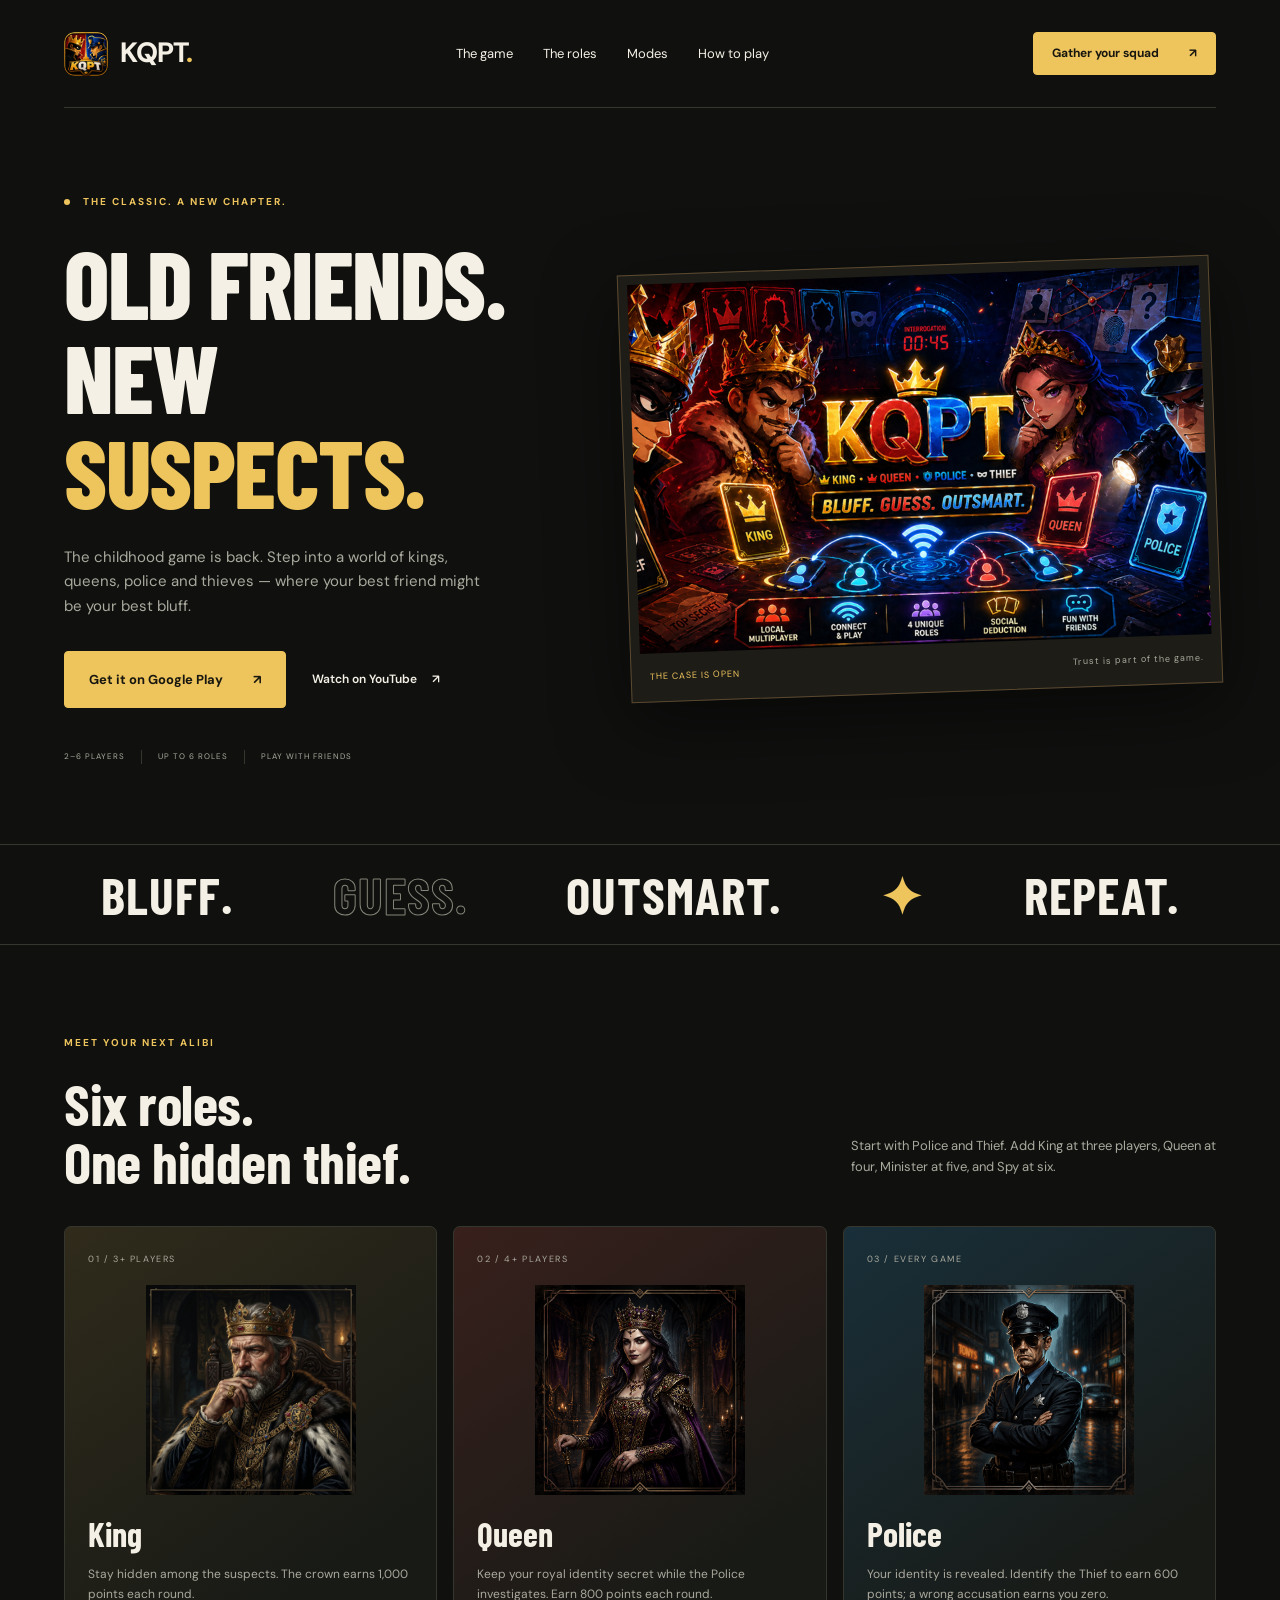
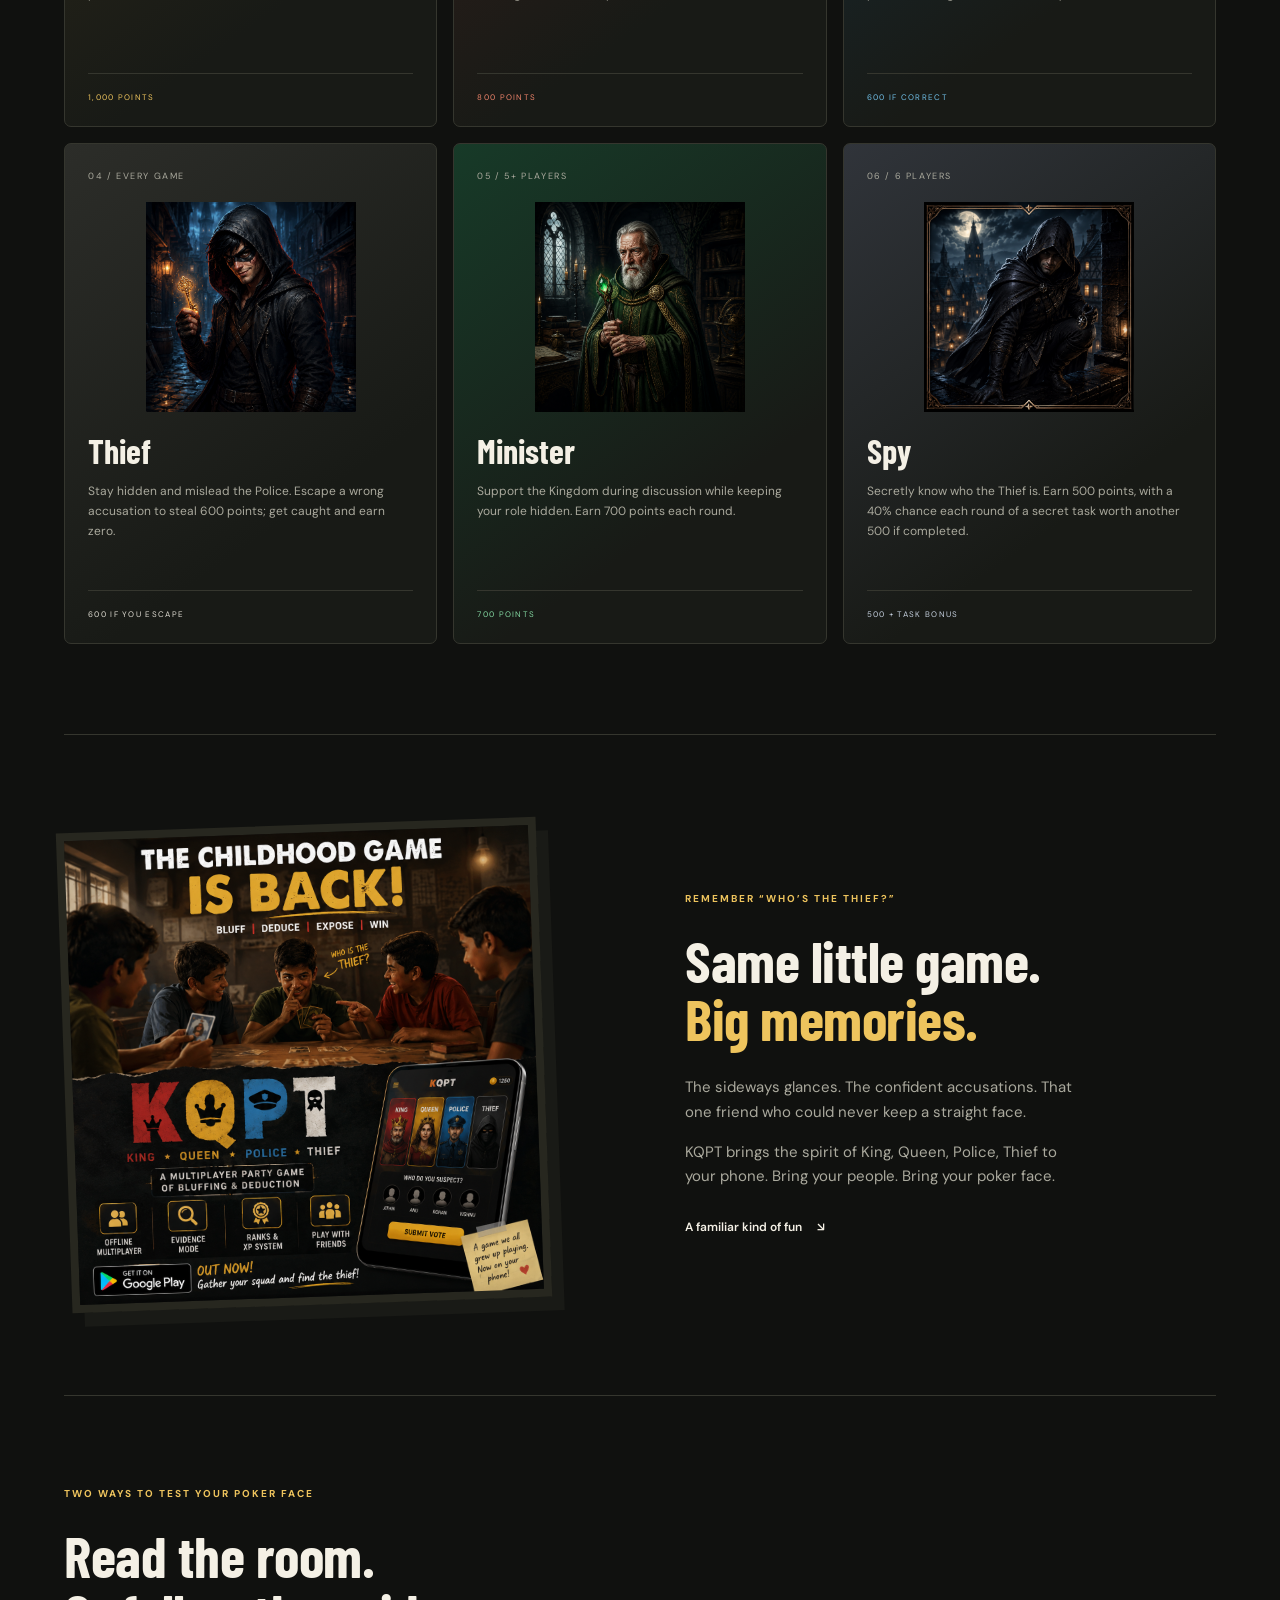
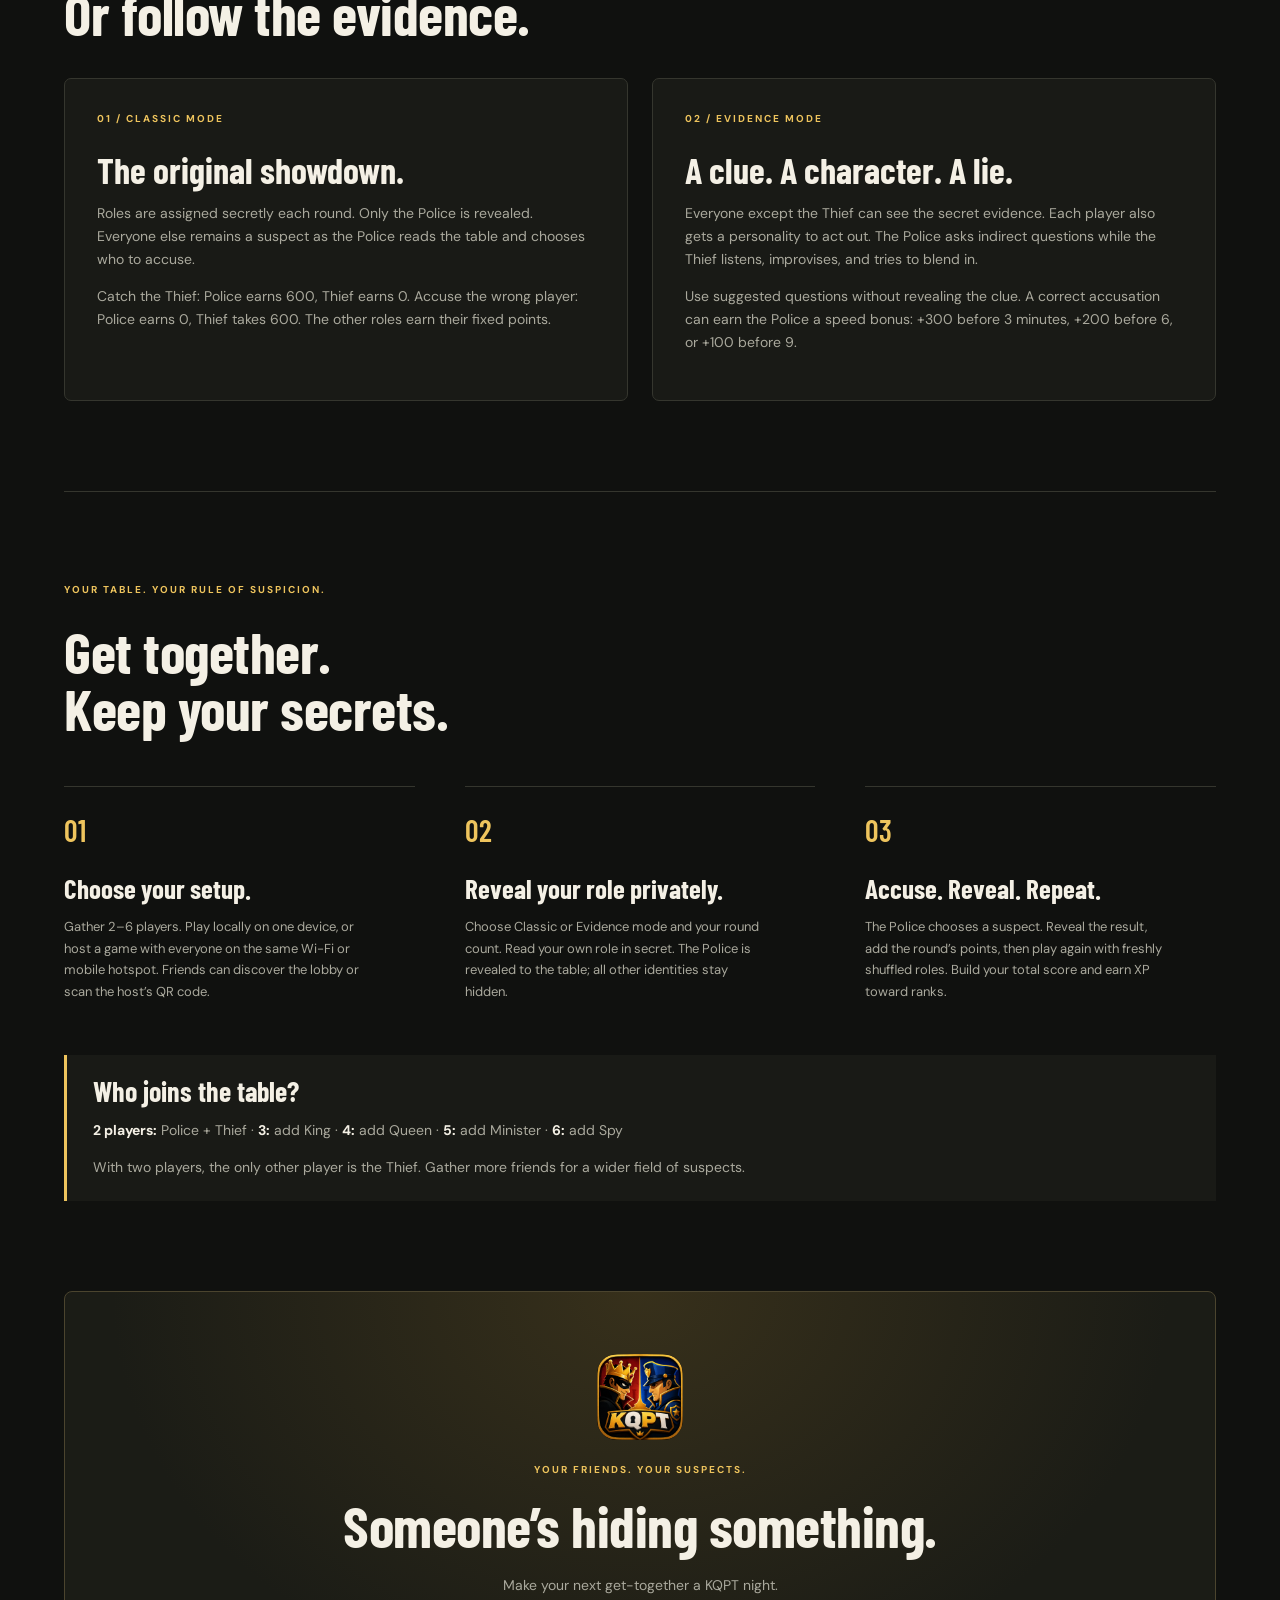
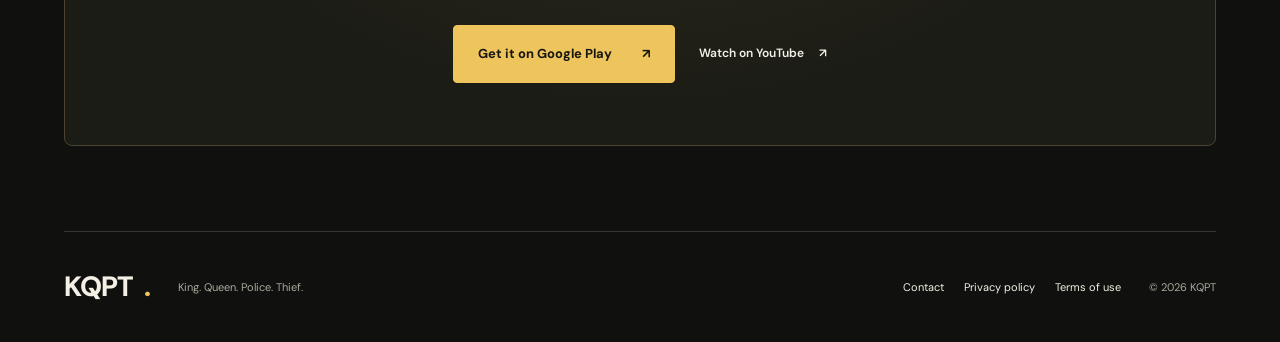
<file: index.html>
<!doctype html>
<html lang="en">
<head>
  <meta name="google-site-verification" content="HpOWNdwE4p4jerndo70sILSDsoLZ8DJiXO6uCKgwa6A" />
  <meta charset="utf-8"><meta name="viewport" content="width=device-width, initial-scale=1">
  <title>KQPT — Bluff. Guess. Outsmart.</title>
  <meta name="description" content="King. Queen. Police. Thief. Rediscover the childhood game of bluffing and deduction with KQPT, a multiplayer party game to play with friends.">
  <meta name="theme-color" content="#10110f">
  <meta property="og:title" content="KQPT — The childhood game is back."><meta property="og:description" content="2–6 players. Six roles. One hidden thief. Who do you trust?"><meta property="og:image" content="assets/feature.png">
  <link rel="icon" href="assets/icon.png"><link rel="stylesheet" href="styles.css">
</head>
<body>
  <a class="skip" href="#main">Skip to content</a>
  <header class="header wrap"><a class="brand" href="./" aria-label="KQPT home"><img src="assets/icon.png" width="44" height="44" alt=""><span>KQPT<span class="brand-dot">.</span></span></a><nav aria-label="Main navigation"><a href="#game">The game</a><a href="#roles">The roles</a><a href="#modes">Modes</a><a href="#how">How to play</a></nav><a class="button small" href="#play">Gather your squad <span aria-hidden="true">↗</span></a></header>
  <main id="main">
    <section class="hero wrap" id="game">
      <div class="hero-copy"><p class="eyebrow"><span class="dot"></span> THE CLASSIC. A NEW CHAPTER.</p><h1>Old friends.<br>New <em>suspects.</em></h1><p class="intro">The childhood game is back. Step into a world of kings, queens, police and thieves — where your best friend might be your best bluff.</p><div class="actions"><a class="button" href="https://play.google.com/store/apps/details?id=com.visualmagixshop.kqpt" target="_blank" rel="noopener noreferrer">Get it on Google Play <span aria-hidden="true">↗</span></a><a class="text-link" href="https://youtu.be/TIDhH4QR_mY?si=2I1gsU1jQlgtkDnL" target="_blank" rel="noopener noreferrer">Watch on YouTube <span aria-hidden="true">↗</span></a></div><div class="hero-notes"><span>2–6 PLAYERS</span><span>UP TO 6 ROLES</span><span>PLAY WITH FRIENDS</span></div></div>
      <div class="hero-art"><img src="assets/feature.png" alt="The King, Queen, Police and Thief face off in KQPT" width="1024" height="500" fetchpriority="high"><div class="art-caption"><span>THE CASE IS OPEN</span><span>Trust is part of the game.</span></div></div>
    </section>
    <div class="ticker" aria-label="Bluff, guess, outsmart"><span>BLUFF.</span><span class="outline">GUESS.</span><span>OUTSMART.</span><span class="star" aria-hidden="true">✦</span><span>REPEAT.</span></div>
    <section class="roles wrap section" id="roles"><div class="section-head"><div><p class="eyebrow">MEET YOUR NEXT ALIBI</p><h2>Six roles.<br>One hidden thief.</h2></div><p>Start with Police and Thief. Add King at three players, Queen at four, Minister at five, and Spy at six.</p></div><div class="role-grid">
<article class="role king"><span class="role-number">01 / 3+ PLAYERS</span><img class="role-portrait" src="assets/roles/king.png" alt="King character artwork from KQPT" loading="lazy"><h3>King</h3><p>Stay hidden among the suspects. The crown earns 1,000 points each round.</p><span class="role-tag">1,000 POINTS</span></article>
<article class="role queen"><span class="role-number">02 / 4+ PLAYERS</span><img class="role-portrait" src="assets/roles/queen.png" alt="Queen character artwork from KQPT" loading="lazy"><h3>Queen</h3><p>Keep your royal identity secret while the Police investigates. Earn 800 points each round.</p><span class="role-tag">800 POINTS</span></article>
<article class="role police"><span class="role-number">03 / EVERY GAME</span><img class="role-portrait" src="assets/roles/police.png" alt="Police character artwork from KQPT" loading="lazy"><h3>Police</h3><p>Your identity is revealed. Identify the Thief to earn 600 points; a wrong accusation earns you zero.</p><span class="role-tag">600 IF CORRECT</span></article>
<article class="role thief"><span class="role-number">04 / EVERY GAME</span><img class="role-portrait" src="assets/roles/thief.png" alt="Thief character artwork from KQPT" loading="lazy"><h3>Thief</h3><p>Stay hidden and mislead the Police. Escape a wrong accusation to steal 600 points; get caught and earn zero.</p><span class="role-tag">600 IF YOU ESCAPE</span></article>
<article class="role minister"><span class="role-number">05 / 5+ PLAYERS</span><img class="role-portrait" src="assets/roles/minister.png" alt="Minister character artwork from KQPT" loading="lazy"><h3>Minister</h3><p>Support the Kingdom during discussion while keeping your role hidden. Earn 700 points each round.</p><span class="role-tag">700 POINTS</span></article>
<article class="role spy"><span class="role-number">06 / 6 PLAYERS</span><img class="role-portrait" src="assets/roles/spy.png" alt="Spy character artwork from KQPT" loading="lazy"><h3>Spy</h3><p>Secretly know who the Thief is. Earn 500 points, with a 40% chance each round of a secret task worth another 500 if completed.</p><span class="role-tag">500 + TASK BONUS</span></article>
</div></section>
    <section class="nostalgia wrap section"><div class="poster"><img src="assets/childhood.png" width="1254" height="1254" alt="KQPT poster celebrating friends playing the childhood game, with a mobile game illustration" loading="lazy"></div><div class="nostalgia-copy"><p class="eyebrow">REMEMBER “WHO’S THE THIEF?”</p><h2>Same little game.<br><em>Big memories.</em></h2><p>The sideways glances. The confident accusations. That one friend who could never keep a straight face.</p><p>KQPT brings the spirit of King, Queen, Police, Thief to your phone. Bring your people. Bring your poker face.</p><a class="text-link" href="#how">A familiar kind of fun <span aria-hidden="true">↘</span></a></div></section>
    <section class="modes wrap section" id="modes"><div class="section-head"><div><p class="eyebrow">TWO WAYS TO TEST YOUR POKER FACE</p><h2>Read the room.<br>Or follow the evidence.</h2></div></div><div class="mode-grid"><article class="mode-card"><p class="eyebrow">01 / CLASSIC MODE</p><h3>The original showdown.</h3><p>Roles are assigned secretly each round. Only the Police is revealed. Everyone else remains a suspect as the Police reads the table and chooses who to accuse.</p><p>Catch the Thief: Police earns 600, Thief earns 0. Accuse the wrong player: Police earns 0, Thief takes 600. The other roles earn their fixed points.</p></article><article class="mode-card"><p class="eyebrow">02 / EVIDENCE MODE</p><h3>A clue. A character. A lie.</h3><p>Everyone except the Thief can see the secret evidence. Each player also gets a personality to act out. The Police asks indirect questions while the Thief listens, improvises, and tries to blend in.</p><p>Use suggested questions without revealing the clue. A correct accusation can earn the Police a speed bonus: +300 before 3 minutes, +200 before 6, or +100 before 9.</p></article></div></section>
    <section class="how wrap section" id="how"><div class="section-head"><div><p class="eyebrow">YOUR TABLE. YOUR RULE OF SUSPICION.</p><h2>Get together.<br>Keep your secrets.</h2></div></div><div class="steps"><article><span>01</span><h3>Choose your setup.</h3><p>Gather 2–6 players. Play locally on one device, or host a game with everyone on the same Wi-Fi or mobile hotspot. Friends can discover the lobby or scan the host’s QR code.</p></article><article><span>02</span><h3>Reveal your role privately.</h3><p>Choose Classic or Evidence mode and your round count. Read your own role in secret. The Police is revealed to the table; all other identities stay hidden.</p></article><article><span>03</span><h3>Accuse. Reveal. Repeat.</h3><p>The Police chooses a suspect. Reveal the result, add the round’s points, then play again with freshly shuffled roles. Build your total score and earn XP toward ranks.</p></article></div><div class="player-guide"><h3>Who joins the table?</h3><p><strong>2 players:</strong> Police + Thief · <strong>3:</strong> add King · <strong>4:</strong> add Queen · <strong>5:</strong> add Minister · <strong>6:</strong> add Spy</p><p>With two players, the only other player is the Thief. Gather more friends for a wider field of suspects.</p></div></section>
    <section class="play wrap" id="play"><img src="assets/icon.png" width="86" height="86" alt="KQPT app icon" loading="lazy"><p class="eyebrow">YOUR FRIENDS. YOUR SUSPECTS.</p><h2>Someone’s hiding something.</h2><p>Make your next get-together a KQPT night.</p><div class="download-actions"><a class="button" href="https://play.google.com/store/apps/details?id=com.visualmagixshop.kqpt" target="_blank" rel="noopener noreferrer">Get it on Google Play <span aria-hidden="true">↗</span></a><a class="text-link" href="https://youtu.be/TIDhH4QR_mY?si=2I1gsU1jQlgtkDnL" target="_blank" rel="noopener noreferrer">Watch on YouTube <span aria-hidden="true">↗</span></a></div></section>
  </main>
  <footer class="footer wrap"><a class="brand" href="./">KQPT<span class="brand-dot">.</span></a><p>King. Queen. Police. Thief.</p><nav aria-label="Legal and support"><a href="mailto:visualmagix10@gmail.com">Contact</a><a href="privacy.html">Privacy policy</a><a href="terms.html">Terms of use</a></nav><small>© 2026 KQPT</small></footer>
</body></html>
</file>
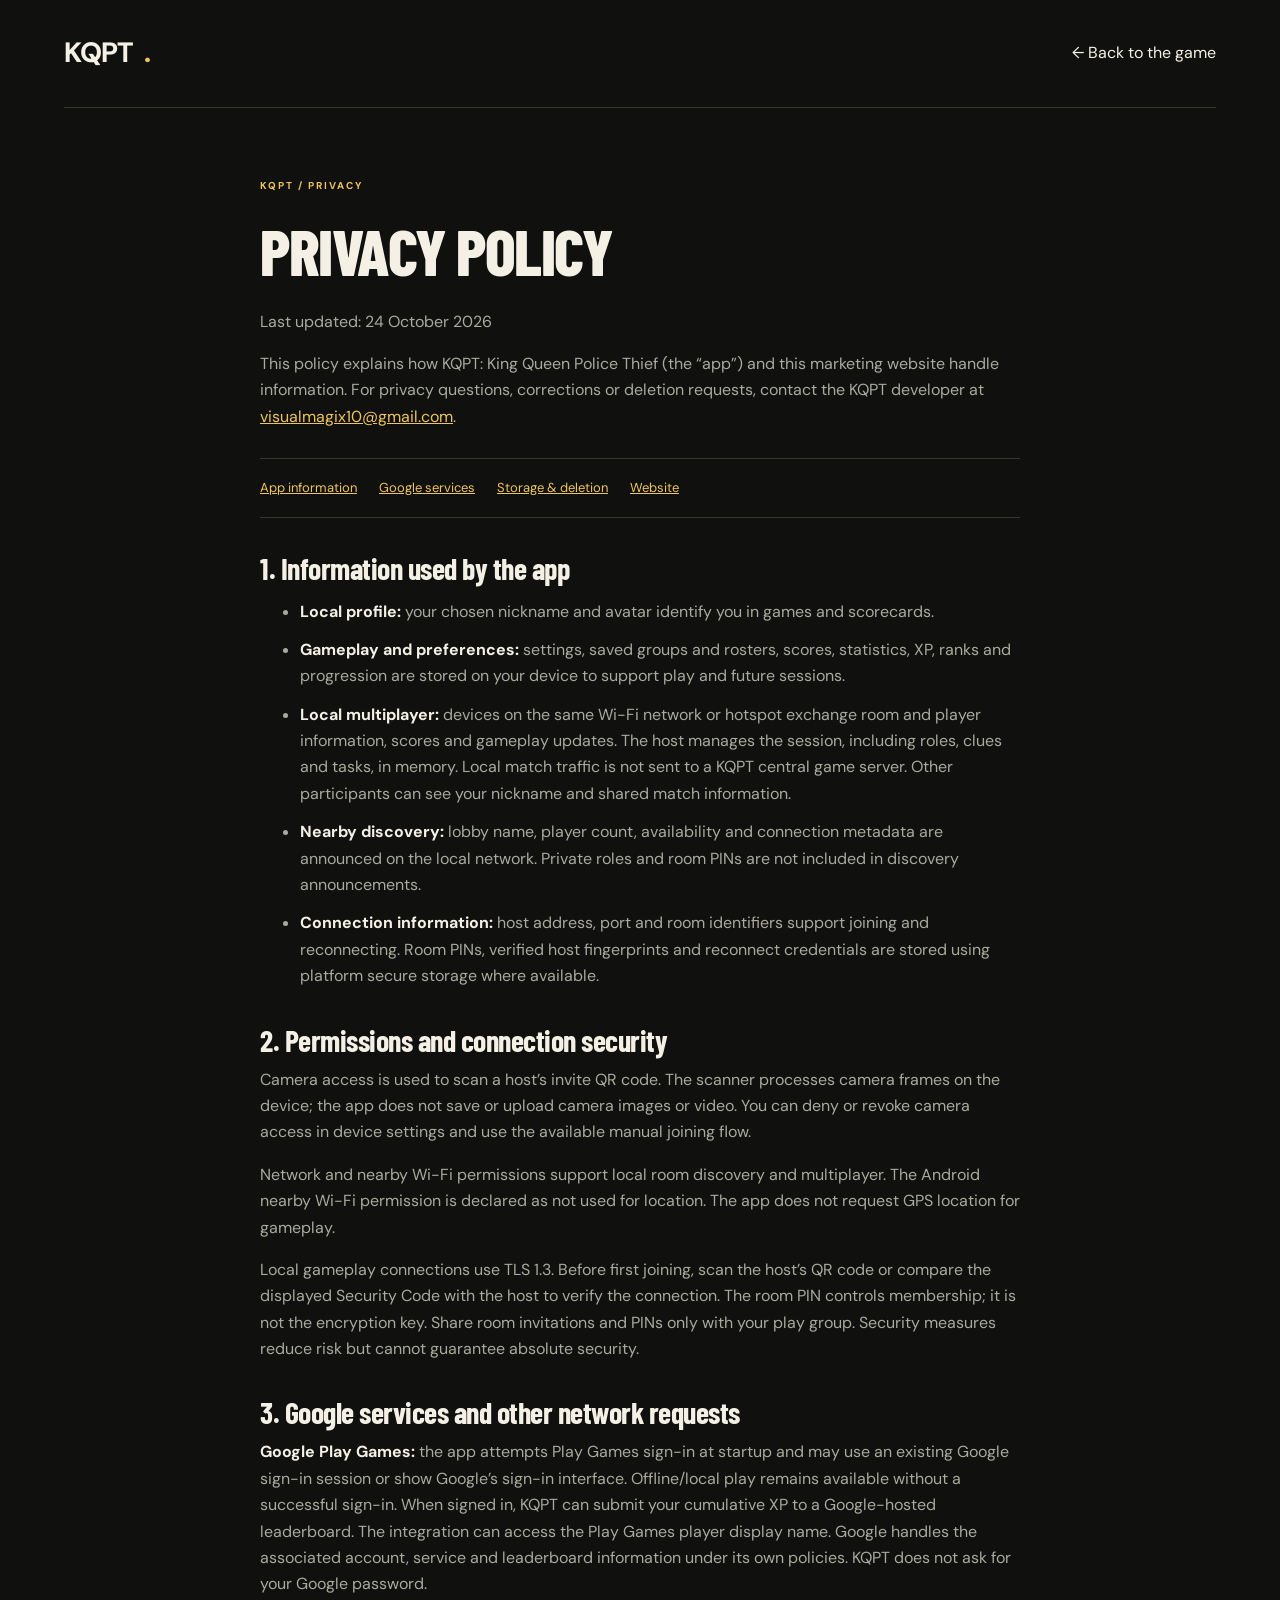
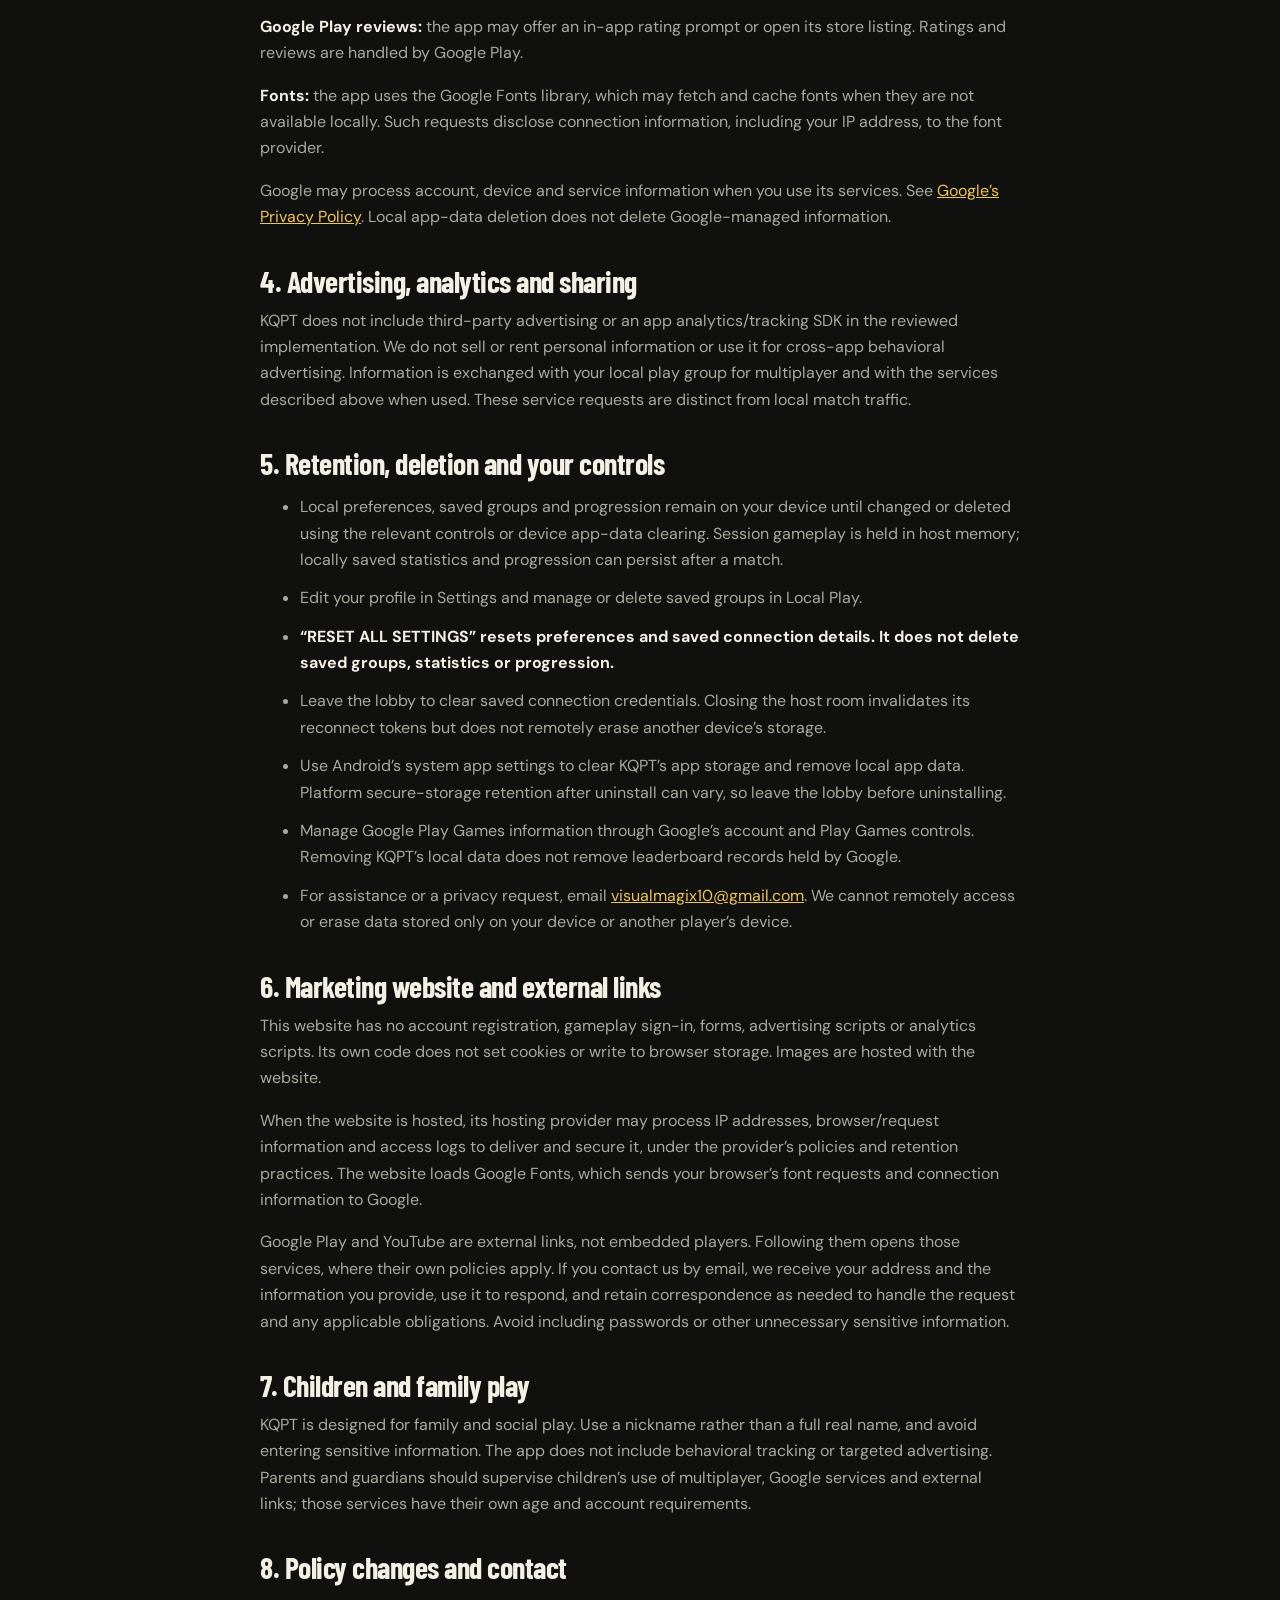
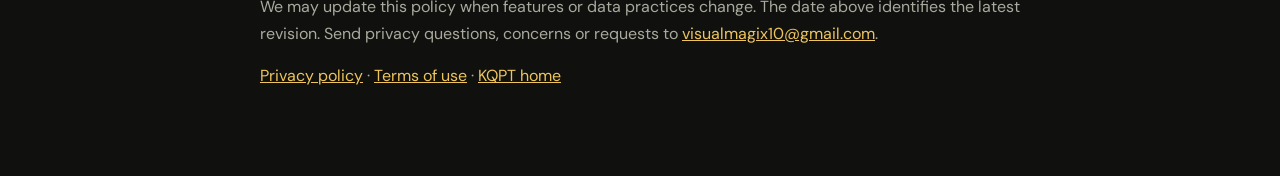
<file: privacy.html>
<!doctype html>
<html lang="en"><head><meta charset="utf-8"><meta name="viewport" content="width=device-width, initial-scale=1"><title>Privacy policy — KQPT</title><meta name="description" content="Privacy policy for the KQPT app and marketing website."><link rel="icon" href="assets/icon.png"><link rel="stylesheet" href="styles.css"></head>
<body><a class="skip" href="#main">Skip to content</a><header class="header wrap"><a class="brand" href="./">KQPT<span class="brand-dot">.</span></a><a href="./">← Back to the game</a></header>
<main id="main" class="legal wrap"><p class="eyebrow">KQPT / PRIVACY</p><h1>Privacy policy</h1><p>Last updated: 24 October 2026</p>
<p>This policy explains how KQPT: King Queen Police Thief (the “app”) and this marketing website handle information. For privacy questions, corrections or deletion requests, contact the KQPT developer at <a href="mailto:visualmagix10@gmail.com">visualmagix10@gmail.com</a>.</p>
<nav class="legal-index" aria-label="Privacy policy contents"><a href="#app-data">App information</a><a href="#google">Google services</a><a href="#deletion">Storage &amp; deletion</a><a href="#website">Website</a></nav>
<h2 id="app-data">1. Information used by the app</h2>
<ul><li><strong>Local profile:</strong> your chosen nickname and avatar identify you in games and scorecards.</li><li><strong>Gameplay and preferences:</strong> settings, saved groups and rosters, scores, statistics, XP, ranks and progression are stored on your device to support play and future sessions.</li><li><strong>Local multiplayer:</strong> devices on the same Wi-Fi network or hotspot exchange room and player information, scores and gameplay updates. The host manages the session, including roles, clues and tasks, in memory. Local match traffic is not sent to a KQPT central game server. Other participants can see your nickname and shared match information.</li><li><strong>Nearby discovery:</strong> lobby name, player count, availability and connection metadata are announced on the local network. Private roles and room PINs are not included in discovery announcements.</li><li><strong>Connection information:</strong> host address, port and room identifiers support joining and reconnecting. Room PINs, verified host fingerprints and reconnect credentials are stored using platform secure storage where available.</li></ul>
<h2>2. Permissions and connection security</h2>
<p>Camera access is used to scan a host’s invite QR code. The scanner processes camera frames on the device; the app does not save or upload camera images or video. You can deny or revoke camera access in device settings and use the available manual joining flow.</p>
<p>Network and nearby Wi-Fi permissions support local room discovery and multiplayer. The Android nearby Wi-Fi permission is declared as not used for location. The app does not request GPS location for gameplay.</p>
<p>Local gameplay connections use TLS 1.3. Before first joining, scan the host’s QR code or compare the displayed Security Code with the host to verify the connection. The room PIN controls membership; it is not the encryption key. Share room invitations and PINs only with your play group. Security measures reduce risk but cannot guarantee absolute security.</p>
<h2 id="google">3. Google services and other network requests</h2>
<p><strong>Google Play Games:</strong> the app attempts Play Games sign-in at startup and may use an existing Google sign-in session or show Google’s sign-in interface. Offline/local play remains available without a successful sign-in. When signed in, KQPT can submit your cumulative XP to a Google-hosted leaderboard. The integration can access the Play Games player display name. Google handles the associated account, service and leaderboard information under its own policies. KQPT does not ask for your Google password.</p>
<p><strong>Google Play reviews:</strong> the app may offer an in-app rating prompt or open its store listing. Ratings and reviews are handled by Google Play.</p>
<p><strong>Fonts:</strong> the app uses the Google Fonts library, which may fetch and cache fonts when they are not available locally. Such requests disclose connection information, including your IP address, to the font provider.</p>
<p>Google may process account, device and service information when you use its services. See <a href="https://policies.google.com/privacy" target="_blank" rel="noopener noreferrer">Google’s Privacy Policy</a>. Local app-data deletion does not delete Google-managed information.</p>
<h2>4. Advertising, analytics and sharing</h2>
<p>KQPT does not include third-party advertising or an app analytics/tracking SDK in the reviewed implementation. We do not sell or rent personal information or use it for cross-app behavioral advertising. Information is exchanged with your local play group for multiplayer and with the services described above when used. These service requests are distinct from local match traffic.</p>
<h2 id="deletion">5. Retention, deletion and your controls</h2>
<ul><li>Local preferences, saved groups and progression remain on your device until changed or deleted using the relevant controls or device app-data clearing. Session gameplay is held in host memory; locally saved statistics and progression can persist after a match.</li><li>Edit your profile in Settings and manage or delete saved groups in Local Play.</li><li><strong>“RESET ALL SETTINGS” resets preferences and saved connection details. It does not delete saved groups, statistics or progression.</strong></li><li>Leave the lobby to clear saved connection credentials. Closing the host room invalidates its reconnect tokens but does not remotely erase another device’s storage.</li><li>Use Android’s system app settings to clear KQPT’s app storage and remove local app data. Platform secure-storage retention after uninstall can vary, so leave the lobby before uninstalling.</li><li>Manage Google Play Games information through Google’s account and Play Games controls. Removing KQPT’s local data does not remove leaderboard records held by Google.</li><li>For assistance or a privacy request, email <a href="mailto:visualmagix10@gmail.com">visualmagix10@gmail.com</a>. We cannot remotely access or erase data stored only on your device or another player’s device.</li></ul>
<h2 id="website">6. Marketing website and external links</h2>
<p>This website has no account registration, gameplay sign-in, forms, advertising scripts or analytics scripts. Its own code does not set cookies or write to browser storage. Images are hosted with the website.</p>
<p>When the website is hosted, its hosting provider may process IP addresses, browser/request information and access logs to deliver and secure it, under the provider’s policies and retention practices. The website loads Google Fonts, which sends your browser’s font requests and connection information to Google.</p>
<p>Google Play and YouTube are external links, not embedded players. Following them opens those services, where their own policies apply. If you contact us by email, we receive your address and the information you provide, use it to respond, and retain correspondence as needed to handle the request and any applicable obligations. Avoid including passwords or other unnecessary sensitive information.</p>
<h2>7. Children and family play</h2>
<p>KQPT is designed for family and social play. Use a nickname rather than a full real name, and avoid entering sensitive information. The app does not include behavioral tracking or targeted advertising. Parents and guardians should supervise children’s use of multiplayer, Google services and external links; those services have their own age and account requirements.</p>
<h2>8. Policy changes and contact</h2>
<p>We may update this policy when features or data practices change. The date above identifies the latest revision. Send privacy questions, concerns or requests to <a href="mailto:visualmagix10@gmail.com">visualmagix10@gmail.com</a>.</p>
<p><a href="privacy.html">Privacy policy</a> · <a href="terms.html">Terms of use</a> · <a href="./">KQPT home</a></p></main></body></html>
</file>
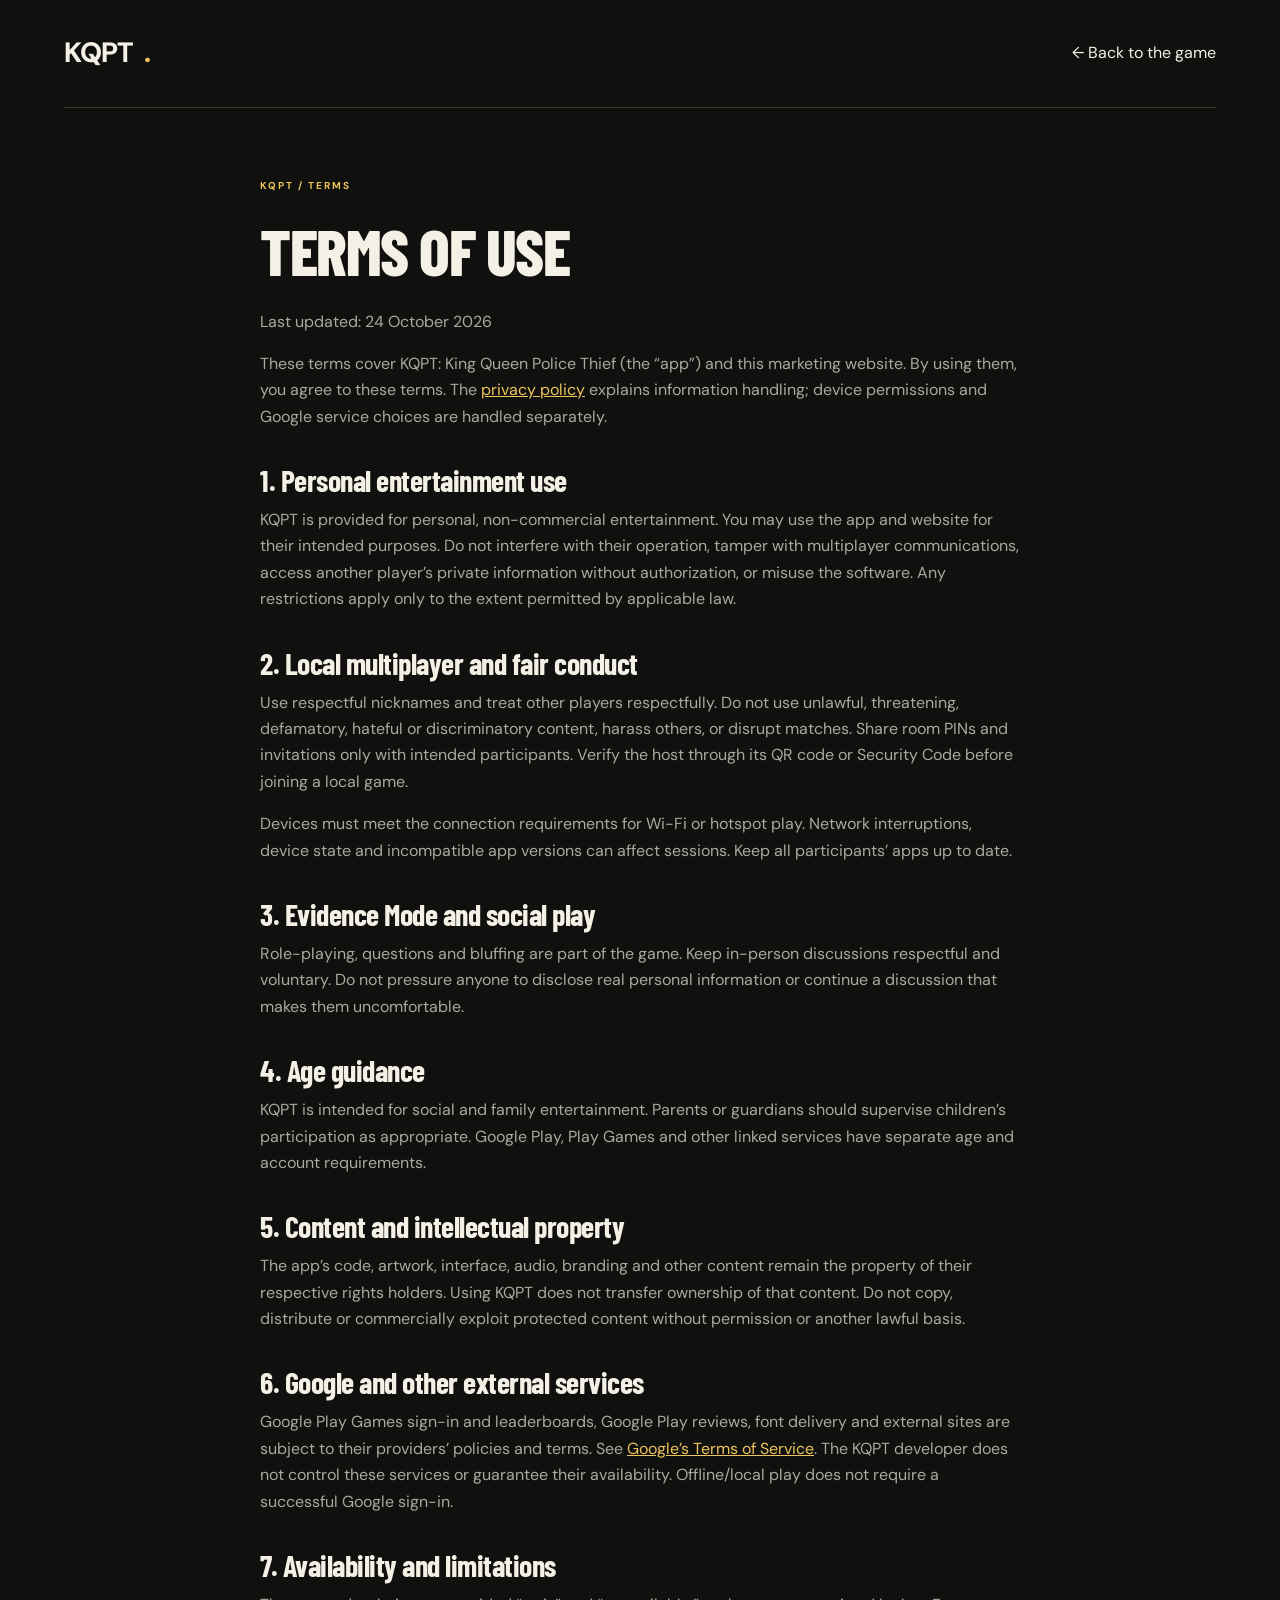
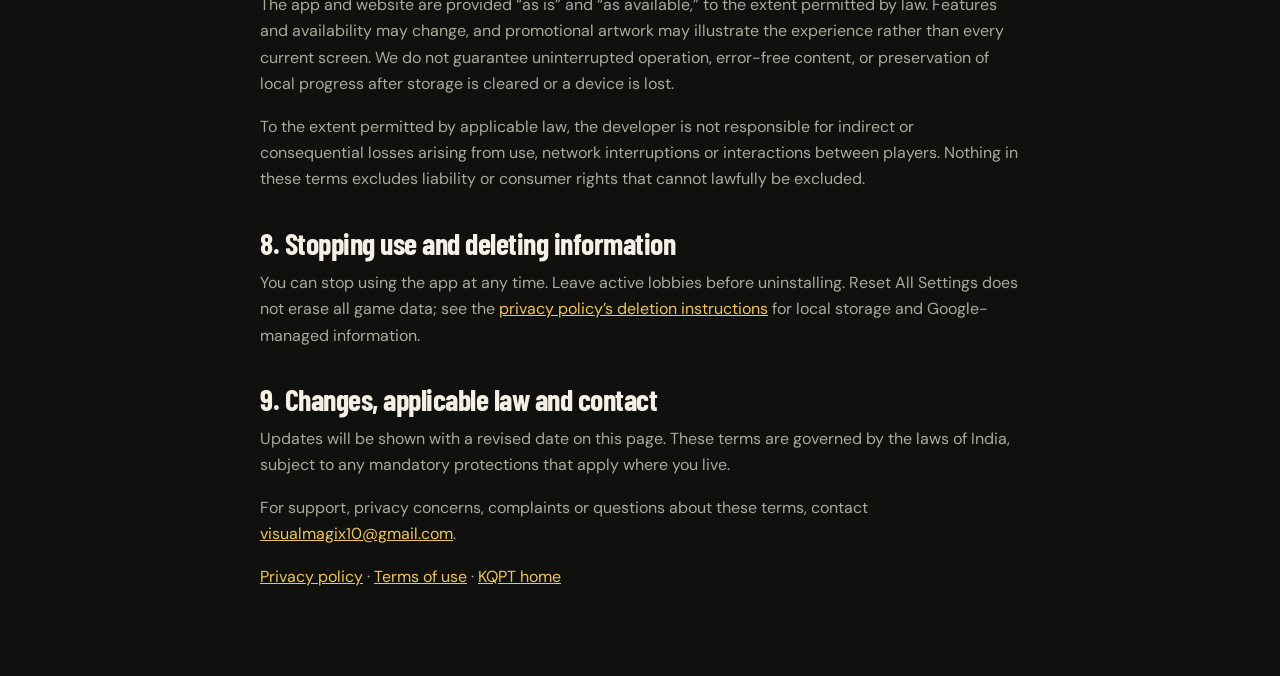
<file: terms.html>
<!doctype html>
<html lang="en"><head><meta charset="utf-8"><meta name="viewport" content="width=device-width, initial-scale=1"><title>Terms of use — KQPT</title><meta name="description" content="Terms of use for the KQPT app and marketing website."><link rel="icon" href="assets/icon.png"><link rel="stylesheet" href="styles.css"></head>
<body><a class="skip" href="#main">Skip to content</a><header class="header wrap"><a class="brand" href="./">KQPT<span class="brand-dot">.</span></a><a href="./">← Back to the game</a></header>
<main id="main" class="legal wrap"><p class="eyebrow">KQPT / TERMS</p><h1>Terms of use</h1><p>Last updated: 24 October 2026</p>
<p>These terms cover KQPT: King Queen Police Thief (the “app”) and this marketing website. By using them, you agree to these terms. The <a href="privacy.html">privacy policy</a> explains information handling; device permissions and Google service choices are handled separately.</p>
<h2>1. Personal entertainment use</h2>
<p>KQPT is provided for personal, non-commercial entertainment. You may use the app and website for their intended purposes. Do not interfere with their operation, tamper with multiplayer communications, access another player’s private information without authorization, or misuse the software. Any restrictions apply only to the extent permitted by applicable law.</p>
<h2>2. Local multiplayer and fair conduct</h2>
<p>Use respectful nicknames and treat other players respectfully. Do not use unlawful, threatening, defamatory, hateful or discriminatory content, harass others, or disrupt matches. Share room PINs and invitations only with intended participants. Verify the host through its QR code or Security Code before joining a local game.</p>
<p>Devices must meet the connection requirements for Wi-Fi or hotspot play. Network interruptions, device state and incompatible app versions can affect sessions. Keep all participants’ apps up to date.</p>
<h2>3. Evidence Mode and social play</h2>
<p>Role-playing, questions and bluffing are part of the game. Keep in-person discussions respectful and voluntary. Do not pressure anyone to disclose real personal information or continue a discussion that makes them uncomfortable.</p>
<h2>4. Age guidance</h2>
<p>KQPT is intended for social and family entertainment. Parents or guardians should supervise children’s participation as appropriate. Google Play, Play Games and other linked services have separate age and account requirements.</p>
<h2>5. Content and intellectual property</h2>
<p>The app’s code, artwork, interface, audio, branding and other content remain the property of their respective rights holders. Using KQPT does not transfer ownership of that content. Do not copy, distribute or commercially exploit protected content without permission or another lawful basis.</p>
<h2>6. Google and other external services</h2>
<p>Google Play Games sign-in and leaderboards, Google Play reviews, font delivery and external sites are subject to their providers’ policies and terms. See <a href="https://policies.google.com/terms" target="_blank" rel="noopener noreferrer">Google’s Terms of Service</a>. The KQPT developer does not control these services or guarantee their availability. Offline/local play does not require a successful Google sign-in.</p>
<h2>7. Availability and limitations</h2>
<p>The app and website are provided “as is” and “as available,” to the extent permitted by law. Features and availability may change, and promotional artwork may illustrate the experience rather than every current screen. We do not guarantee uninterrupted operation, error-free content, or preservation of local progress after storage is cleared or a device is lost.</p>
<p>To the extent permitted by applicable law, the developer is not responsible for indirect or consequential losses arising from use, network interruptions or interactions between players. Nothing in these terms excludes liability or consumer rights that cannot lawfully be excluded.</p>
<h2>8. Stopping use and deleting information</h2>
<p>You can stop using the app at any time. Leave active lobbies before uninstalling. Reset All Settings does not erase all game data; see the <a href="privacy.html#deletion">privacy policy’s deletion instructions</a> for local storage and Google-managed information.</p>
<h2>9. Changes, applicable law and contact</h2>
<p>Updates will be shown with a revised date on this page. These terms are governed by the laws of India, subject to any mandatory protections that apply where you live.</p>
<p>For support, privacy concerns, complaints or questions about these terms, contact <a href="mailto:visualmagix10@gmail.com">visualmagix10@gmail.com</a>.</p>
<p><a href="privacy.html">Privacy policy</a> · <a href="terms.html">Terms of use</a> · <a href="./">KQPT home</a></p></main></body></html>
</file>
<file: styles.css>
@import url('https://fonts.googleapis.com/css2?family=Barlow+Condensed:wght@600;700;800;900&family=DM+Sans:wght@400;500;600;700&display=swap');
:root{color-scheme:dark;--bg:#10110f;--panel:#191a16;--ink:#f4f0e5;--muted:#aaa99d;--gold:#eec45d;--line:#35362e}*{box-sizing:border-box}html{scroll-behavior:smooth;scroll-padding-top:30px}body{margin:0;background:var(--bg);color:var(--ink);font:16px/1.65 'DM Sans',sans-serif}a{color:inherit;text-decoration:none}a:focus-visible{outline:3px solid var(--gold);outline-offset:6px}img{max-width:100%;height:auto;display:block}.wrap{width:min(1240px,90%);margin-inline:auto}.header{height:108px;display:flex;align-items:center;justify-content:space-between;border-bottom:1px solid var(--line);gap:24px}.brand{display:flex;align-items:center;gap:12px;font-size:28px;font-weight:800;letter-spacing:-1px}.brand img{border-radius:11px}.brand-dot{color:var(--gold)}nav{display:flex;gap:30px;font-size:13px}nav a:hover,.text-link:hover{color:var(--gold)}.button{display:inline-flex;justify-content:center;align-items:center;gap:30px;padding:17px 24px;background:var(--gold);color:#17170f;font-size:13px;font-weight:700;border:1px solid var(--gold);border-radius:4px;transition:background .2s,transform .2s}.button:hover{background:#ffdc87;transform:translateY(-2px)}.button.small{padding:11px 18px;font-size:12px}.hero{padding-top:86px;padding-bottom:80px;display:grid;grid-template-columns:.95fr 1.1fr;align-items:center;gap:48px}.eyebrow{font-size:10px;font-weight:700;letter-spacing:2px;color:var(--gold);margin:0 0 24px}.dot{display:inline-block;width:6px;height:6px;background:var(--gold);border-radius:50%;margin-right:9px;vertical-align:middle}h1,h2,h3,p{margin-top:0}h1,h2,h3{line-height:1;font-family:'Barlow Condensed','Arial Narrow',Impact,sans-serif}h1{font-size:clamp(66px,7.4vw,108px);font-weight:800;text-transform:uppercase;letter-spacing:-1.5px;margin-bottom:26px}em{font-style:normal;color:var(--gold)}.intro{font-size:15px;max-width:430px;color:var(--muted)}.actions{display:flex;gap:26px;align-items:center;margin-top:32px}.text-link{font-size:12px;font-weight:600}.text-link span{margin-left:12px}.hero-notes{display:flex;gap:16px;font-size:8px;letter-spacing:1px;color:var(--muted);margin-top:42px;flex-wrap:wrap}.hero-notes span+span{border-left:1px solid var(--line);padding-left:16px}.hero-art{transform:rotate(-2deg);border:1px solid #5b4930;padding:9px;background:#1d1c17;box-shadow:0 20px 70px #0008}.hero-art img{aspect-ratio:1.55;object-fit:cover;object-position:center}.art-caption{display:flex;justify-content:space-between;gap:16px;padding:16px 9px 8px;font-size:9px;letter-spacing:1px;color:var(--muted)}.art-caption span:first-child{color:var(--gold)}.ticker{padding:24px 5%;border-block:1px solid var(--line);display:flex;justify-content:space-around;gap:25px;overflow:hidden;font:700 clamp(28px,4vw,58px)/1 'Barlow Condensed',Impact,sans-serif;letter-spacing:1px;white-space:nowrap}.outline{color:transparent;-webkit-text-stroke:1px #858579}.star{color:var(--gold)}.section{padding-block:90px}.section-head{display:flex;justify-content:space-between;align-items:end;margin-bottom:36px;gap:30px}.section-head p:not(.eyebrow){font-size:13px;color:var(--muted)}h2{font-size:clamp(42px,4.5vw,64px);font-weight:700;letter-spacing:-.5px;margin-bottom:0}.role-grid{display:grid;grid-template-columns:repeat(4,1fr);gap:16px}.role{border:1px solid var(--line);padding:25px 23px 22px;border-radius:7px;background:linear-gradient(145deg,#302b1b,#181a16 70%);transition:transform .2s,border-color .2s}.role:hover{transform:translateY(-6px);border-color:var(--gold)}.role-number{font-size:9px;letter-spacing:1.6px;color:var(--muted)}.role-symbol{display:block;font-size:70px;line-height:1.7;color:var(--gold)}h3{font-size:34px;margin-bottom:14px}.role p{font-size:12px;color:var(--muted);min-height:40px}.role-tag{font-size:8px;letter-spacing:1.3px;color:var(--gold);border-top:1px solid var(--line);display:block;padding-top:17px;margin-top:22px}.queen{background:linear-gradient(145deg,#38201c,#181a16 70%)}.queen .role-symbol,.queen .role-tag{color:#ef846b}.police{background:linear-gradient(145deg,#192f39,#181a16 70%)}.police .role-symbol,.police .role-tag{color:#70bfe7}.thief{background:linear-gradient(145deg,#2c2d29,#181a16 70%)}.thief .role-symbol,.thief .role-tag{color:#dedbd1}.nostalgia{display:grid;grid-template-columns:1fr 1fr;align-items:center;gap:90px;border-top:1px solid var(--line)}.poster{max-width:480px;transform:rotate(-2deg);border:8px solid #27271f;box-shadow:12px 14px 0 #191a16}.nostalgia-copy h2{margin-bottom:28px}.nostalgia-copy>p:not(.eyebrow){font-size:15px;color:var(--muted);max-width:400px}.nostalgia-copy .text-link{display:inline-block;margin-top:14px}.how{border-top:1px solid var(--line)}.steps{display:grid;grid-template-columns:repeat(3,1fr);gap:50px;margin-top:48px}.steps article{border-top:1px solid var(--line);padding-top:25px}.steps article>span{font:600 30px 'Barlow Condensed',sans-serif;color:var(--gold)}.steps h3{font-size:27px;margin-top:25px}.steps p{color:var(--muted);font-size:13px;max-width:300px}.play{text-align:center;padding:62px 25px;background:radial-gradient(ellipse at top,#37301b,#1b1c16 65%);border:1px solid #4b442e;border-radius:8px;margin-bottom:85px}.play img{margin:0 auto 22px;border-radius:20px}.play .eyebrow{margin-bottom:18px}.play h2{margin-bottom:20px}.play>p:not(.eyebrow){color:var(--muted);font-size:14px}.release-note{display:table;margin:26px auto 20px;padding:12px 22px;border:1px solid #665936;border-radius:4px;color:var(--gold);font-size:13px}.footer{display:flex;align-items:center;gap:28px;padding-block:32px;border-top:1px solid var(--line)}.footer p,.footer small{font-size:11px;color:var(--muted);margin:0}.footer nav{margin-left:auto;font-size:11px;gap:20px}.skip{position:absolute;top:-80px;background:var(--gold);color:#111;padding:12px;z-index:10}.skip:focus{top:5px}.legal{max-width:760px;padding-block:70px}.legal h1{font-size:64px}.legal h2{font-size:30px;margin:35px 0 12px}.legal p,.legal li{color:var(--muted)}.legal a{text-decoration:underline;color:var(--gold)}.notice{border-left:3px solid var(--gold);background:var(--panel);padding:20px}.legal .eyebrow{color:var(--gold)}
@media(min-width:1500px){.hero{padding-block:110px}.hero-art img{aspect-ratio:1.7}}@media(max-width:900px){.hero{grid-template-columns:1fr;gap:45px;padding-top:55px}.hero-copy{max-width:650px}.hero-art{max-width:700px;transform:rotate(-1deg)}.hero-art img{aspect-ratio:2.048}.role-grid{grid-template-columns:repeat(2,1fr)}.nostalgia{gap:40px}.header nav{gap:18px}.header .small{display:none}.footer{flex-wrap:wrap}.footer nav{margin-left:0}.steps{gap:25px}}@media(max-width:560px){.header{height:85px}.brand{font-size:24px}.brand img{width:35px;height:35px}.header nav{gap:14px;font-size:10px}.hero{padding-block:45px}h1{font-size:70px}.actions{gap:20px;flex-wrap:wrap}.hero-notes{gap:9px;font-size:7px}.hero-notes span+span{padding-left:9px}.art-caption{font-size:7px}.ticker{justify-content:flex-start;font-size:28px;padding-block:18px;gap:20px}.section{padding-block:56px}.section-head{display:block}.section-head>p{margin-top:22px}.role-grid{gap:10px}.role{padding:18px 15px}.role-symbol{font-size:56px}.role-number{font-size:8px}.role-tag{font-size:7px}.nostalgia{grid-template-columns:1fr;gap:40px}.poster{max-width:380px;margin:auto}.steps{grid-template-columns:1fr;gap:20px;margin-top:30px}.steps h3{margin-top:14px}.steps p{max-width:none}.play{margin-bottom:50px;padding:40px 20px}.play h2{font-size:44px}.footer{gap:18px}.footer nav{width:100%}.footer small{margin-left:auto}.legal h1{font-size:52px}}@media(prefers-reduced-motion:reduce){html{scroll-behavior:auto}*{transition:none!important}}

.download-actions{display:flex;justify-content:center;align-items:center;flex-wrap:wrap;gap:24px;margin-top:28px}

.role-grid{grid-template-columns:repeat(3,minmax(0,1fr))}.role-portrait{width:100%;height:210px;object-fit:contain;margin:18px 0 22px}.role{display:flex;flex-direction:column}.role p{flex:1;min-height:80px}.role-tag{margin-top:16px}.minister{background:linear-gradient(145deg,#173a28,#181a16 70%)}.minister .role-tag{color:#84d9a2}.spy{background:linear-gradient(145deg,#30343a,#181a16 70%)}.spy .role-tag{color:#c5d0de}.section-head>p{max-width:365px}.modes{border-top:1px solid var(--line)}.mode-grid{display:grid;grid-template-columns:1fr 1fr;gap:24px}.mode-card{padding:32px;border:1px solid var(--line);border-radius:7px;background:var(--panel)}.mode-card h3{font-size:36px}.mode-card>p:not(.eyebrow),.player-guide p{font-size:14px;color:var(--muted)}.player-guide{margin-top:40px;border-left:3px solid var(--gold);padding:22px 26px;background:var(--panel)}.player-guide h3{font-size:28px}.player-guide p:last-child{margin-bottom:0}.player-guide strong{color:var(--ink)}@media(max-width:900px){.role-grid{grid-template-columns:repeat(2,minmax(0,1fr))}}@media(max-width:560px){.mode-grid{grid-template-columns:1fr}.mode-card{padding:24px}.role-portrait{height:160px}.role p{min-height:145px}.header nav{gap:10px;font-size:9px}.header{gap:12px}}

.legal-index{flex-wrap:wrap;gap:12px 22px;border-block:1px solid var(--line);padding-block:18px;margin-block:28px}.legal li{margin-bottom:12px}.legal strong{color:var(--ink)}
</file>
